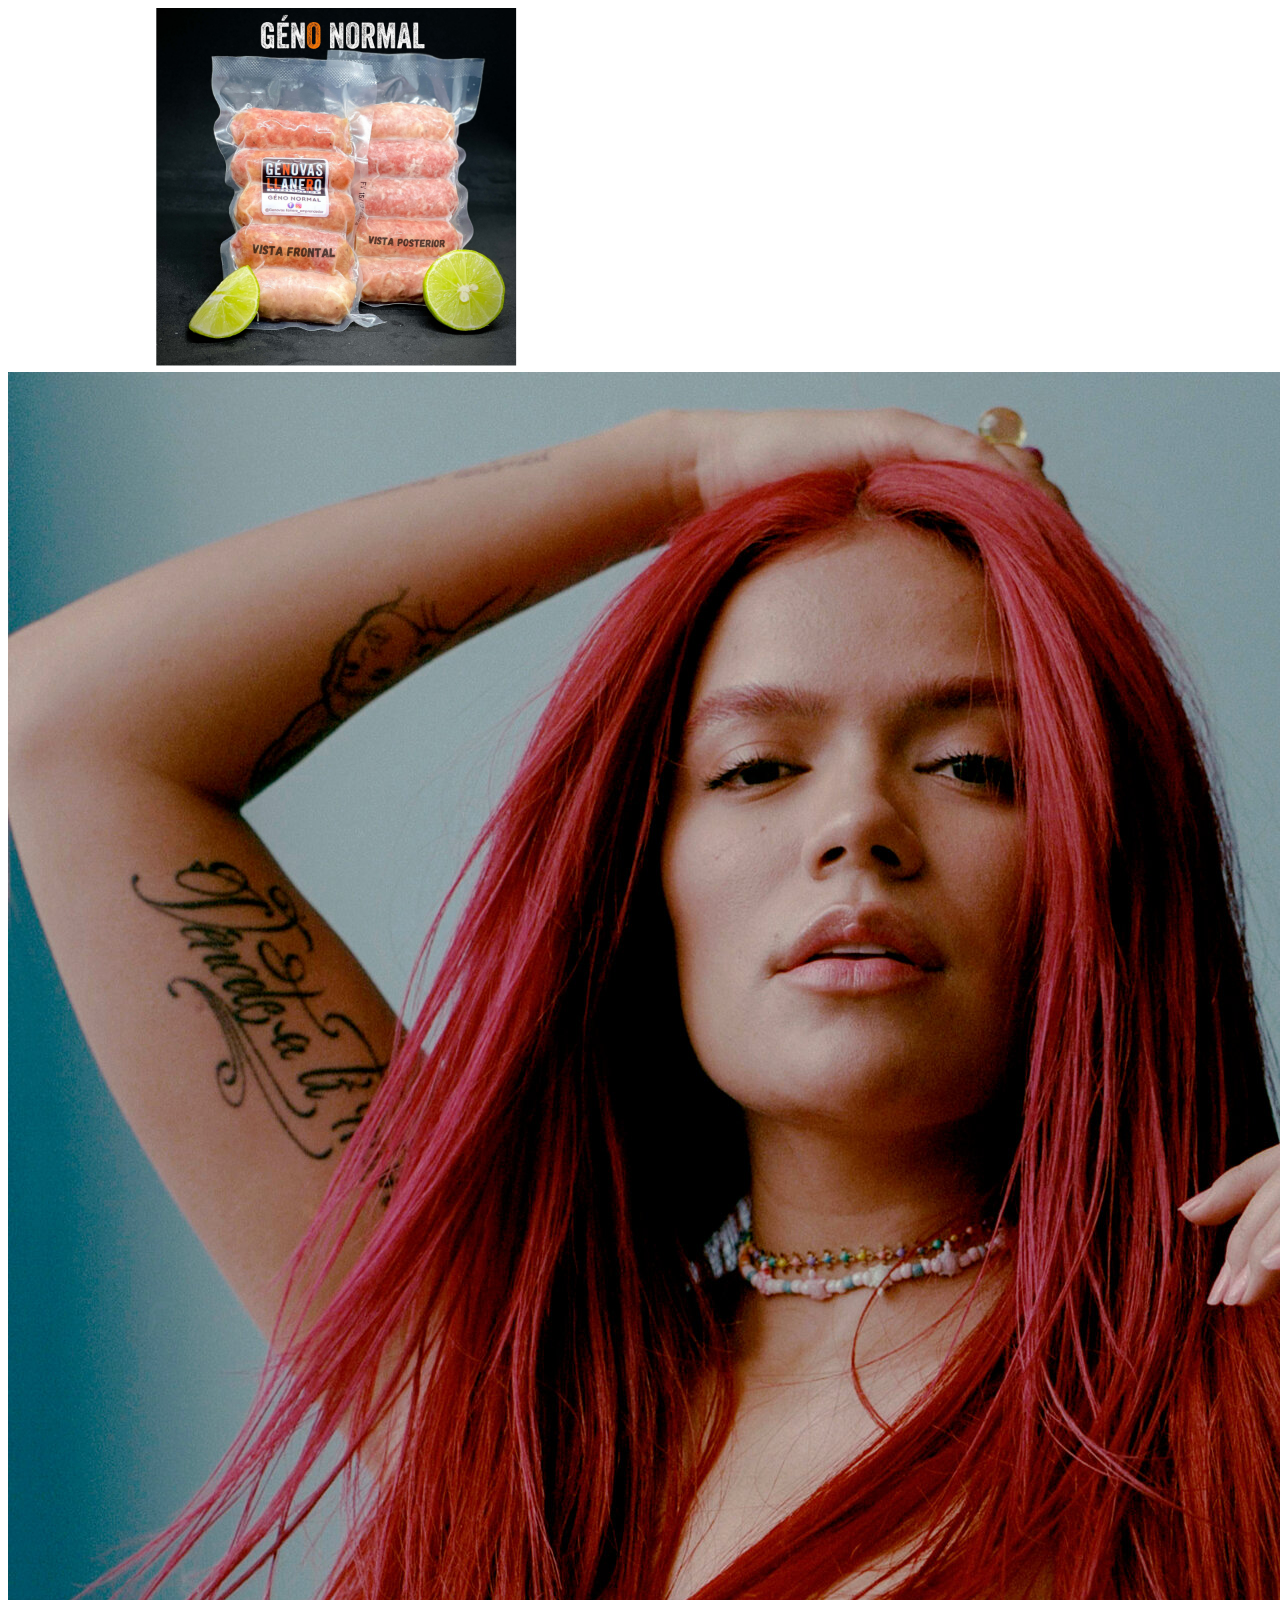
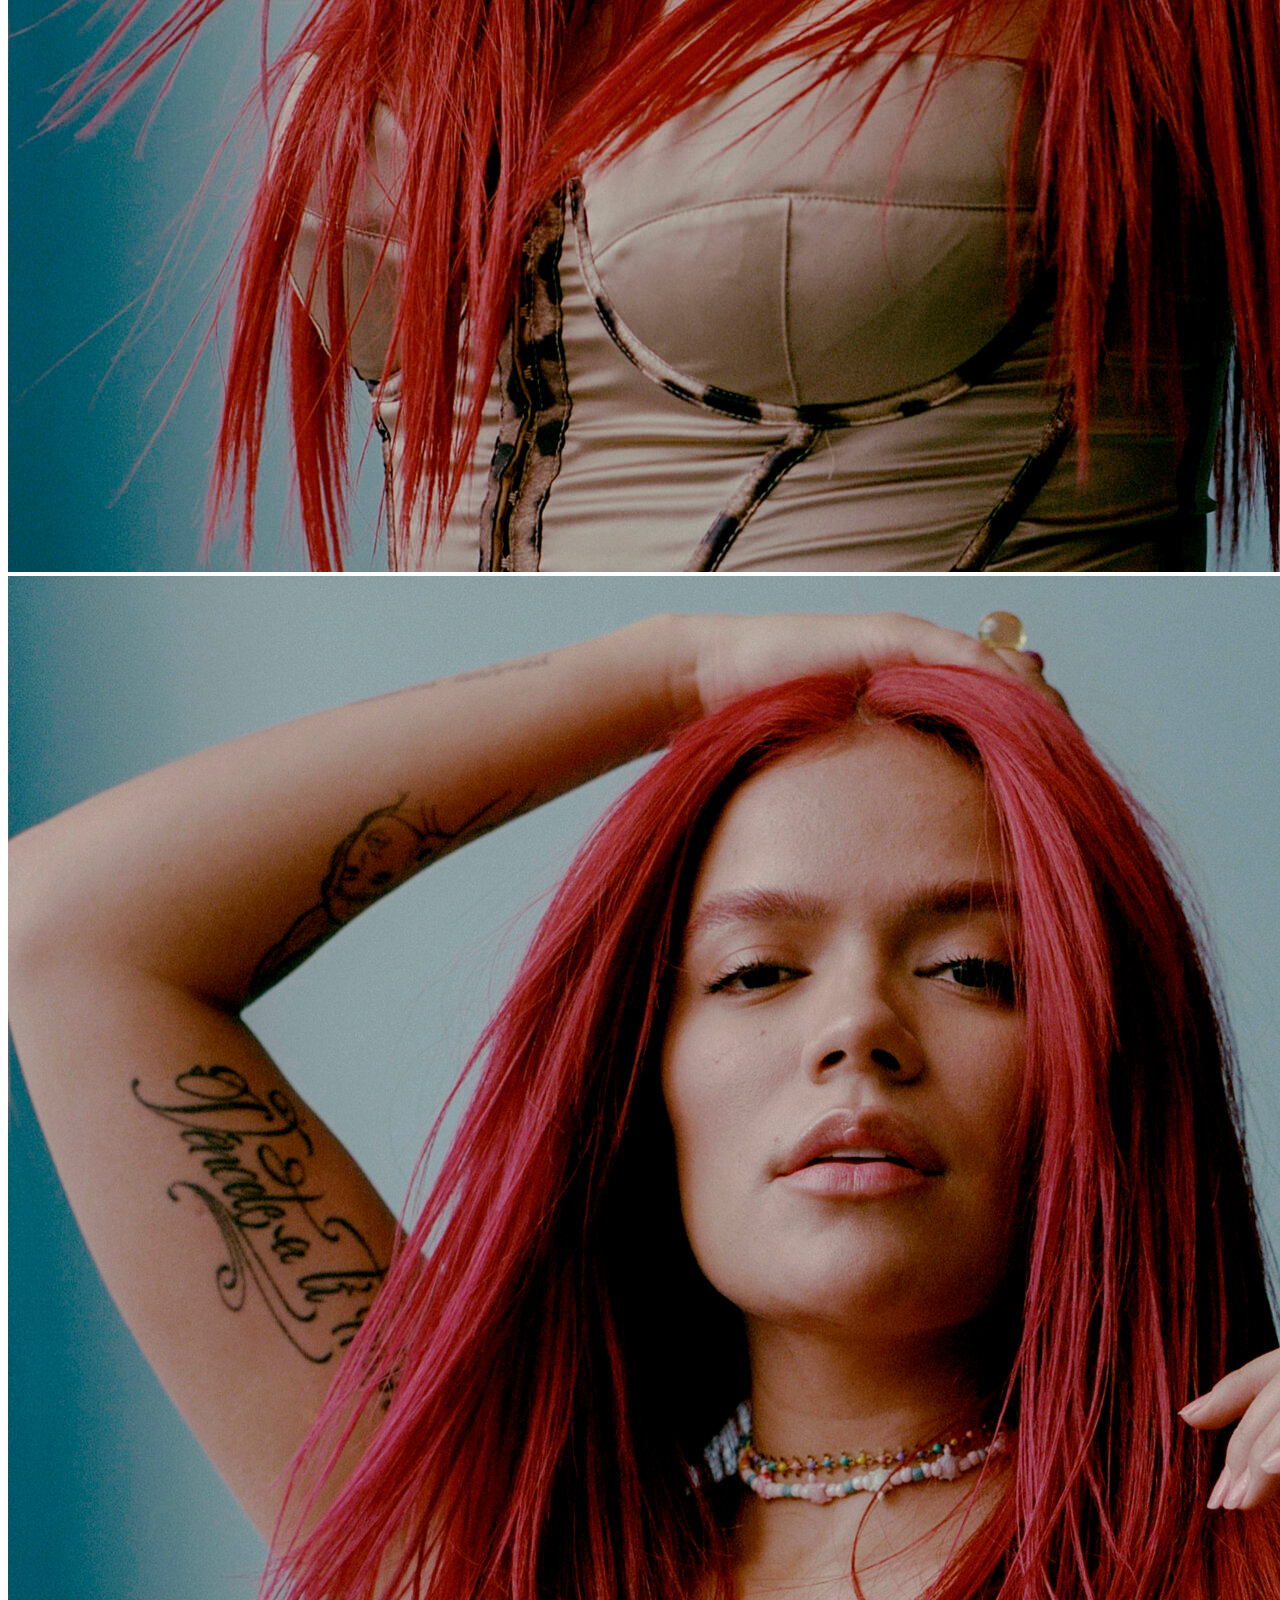
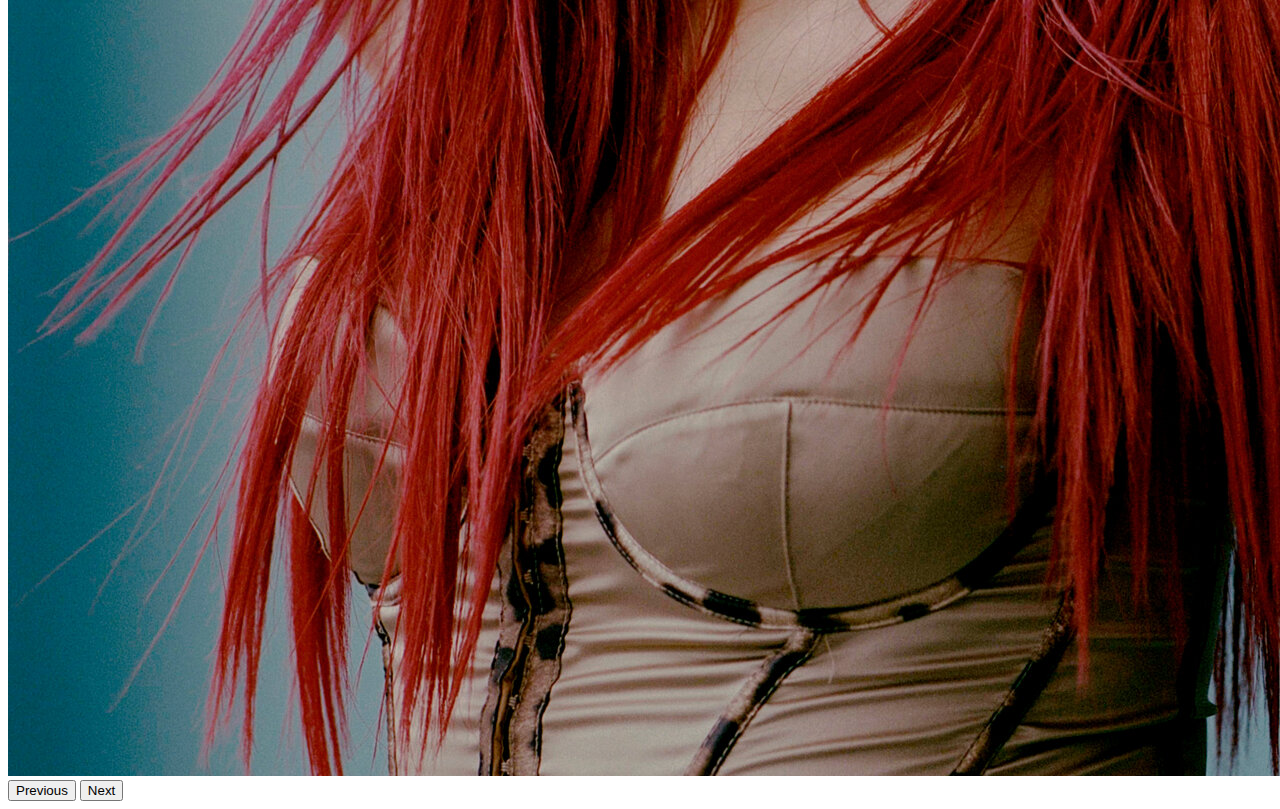
<file: carrusel.html>
<!DOCTYPE html>
<html lang="en">
  <head>
    <meta charset="UTF-8" />
    <meta name="viewport" content="width=device-width, initial-scale=1.0" />
    <title>Document</title>
    <link
      href="https://cdn.jsdelivr.net/npm/bootstrap@5.3.2/dist/css/bootstrap.min.css"
      rel="stylesheet"
      integrity="sha384-T3c6CoIi6uLrA9TneNEoa7RxnatzjcDSCmG1MXxSR1GAsXEV/Dwwykc2MPK8M2HN"
      crossorigin="anonymous"
    />
  </head>

  <body>
    <div id="carouselExample" class="carousel slide w-25">
      <div class="carousel-inner">
        <div class="carousel-item active">
          <img
            src="Genova Normal.png"
            class="d-block w-100 rounded-2 w-50"
            style="width: 40rem !important"
            alt="..."
          />
        </div>
        <div class="carousel-item">
          <img
            src="19KAROL-G-02-gcwq-mediumSquareAt3X.jpg"
            class="d-block w-100 rounded-2"
            alt="..."
          />
        </div>
        <div class="carousel-item">
          <img
            src="19KAROL-G-02-gcwq-mediumSquareAt3X.jpg"
            class="d-block w-100 rounded-2"
            alt="..."
          />
        </div>
      </div>
      <button
        class="carousel-control-prev"
        type="button"
        data-bs-target="#carouselExample"
        data-bs-slide="prev"
      >
        <span class="carousel-control-prev-icon" aria-hidden="true"></span>
        <span class="visually-hidden">Previous</span>
      </button>
      <button
        class="carousel-control-next"
        type="button"
        data-bs-target="#carouselExample"
        data-bs-slide="next"
      >
        <span class="carousel-control-next-icon" aria-hidden="true"></span>
        <span class="visually-hidden">Next</span>
      </button>
    </div>
    <script
      src="https://cdn.jsdelivr.net/npm/bootstrap@5.3.2/dist/js/bootstrap.bundle.min.js"
      integrity="sha384-C6RzsynM9kWDrMNeT87bh95OGNyZPhcTNXj1NW7RuBCsyN/o0jlpcV8Qyq46cDfL"
      crossorigin="anonymous"
    ></script>
  </body>
</html>
</file>
